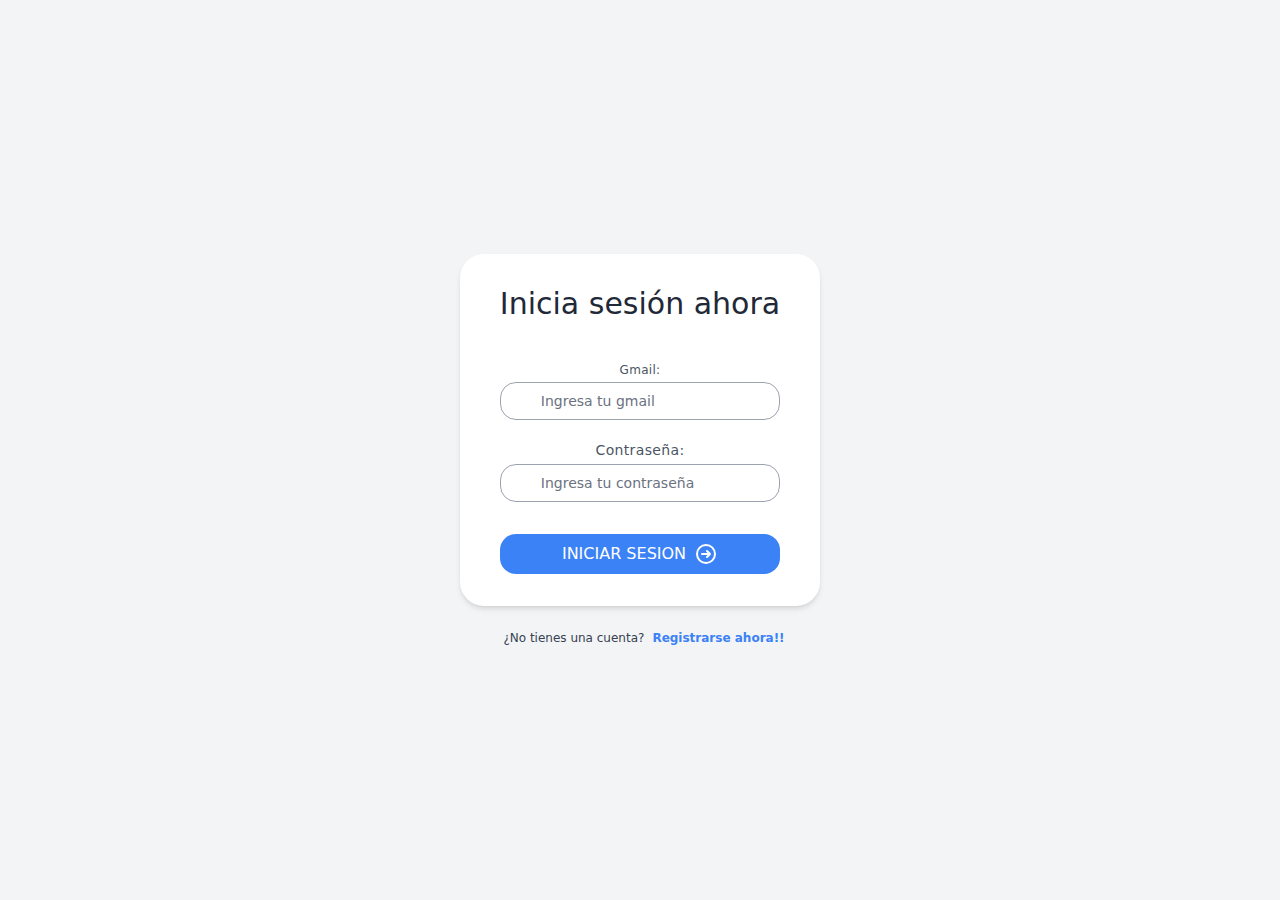
<file: home.html>
<!DOCTYPE html>
<html lang="en">

<head>
    <meta charset="UTF-8">
    <meta http-equiv="X-UA-Compatible" content="IE=edge">
    <meta name="viewport" content="width=device-width, initial-scale=1.0">
    <link rel="shortcut icon" href="favicon.jpg" type="image/x-icon">
    <title>cerrar sesion</title>
    <script src="js/tailwind.js"></script>
    <link rel="stylesheet" href="home.css">
</head>

<body>
    <div id="user-login"></div>
    <center class="font-sans text-md font-bold mt-20">
        <button id="logout-btn" class="hover:shadow-inner hidden bg-yellow-200 px-2 py-1 rounded-md shadow-lg text-yellow-700 mt-5" id="logout" type="submit">Cerrar sesion</button>
        <button id="delete-btn" class="hover:shadow-inner hidden bg-red-200 px-2 py-1 rounded-md shadow-lg text-red-700 mt-5" id="logout" type="submit">Borrar cuenta</button>
    </center>
   
    <script src="js/index.js"></script>
</body>

</html>
</file>
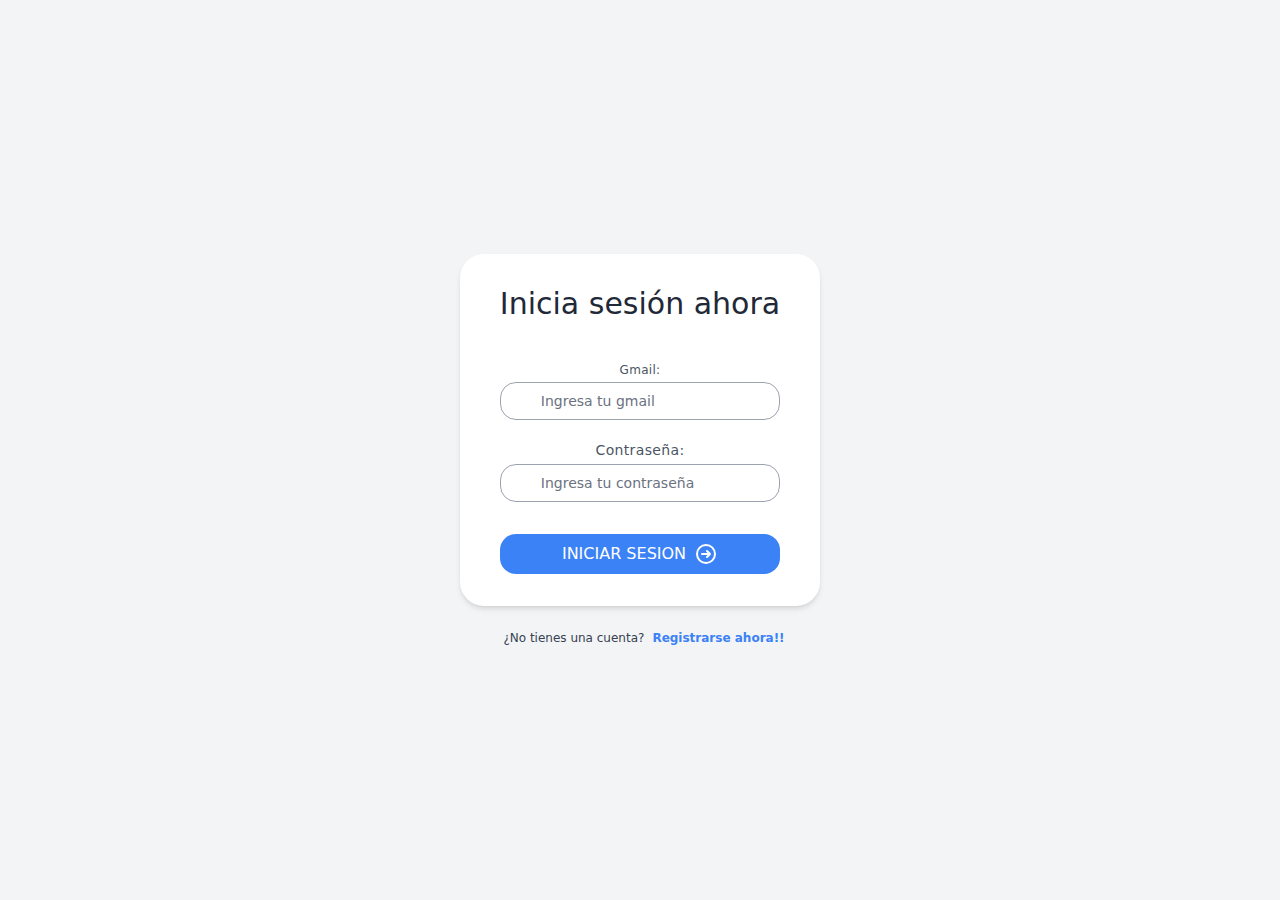
<file: login.html>
<!doctype html>
<html lang="en">

<head>
    <meta charset="UTF-8" />
    <meta http-equiv="X-UA-Compatible" content="IE=edge" />
    <meta name="viewport" content="width=device-width, initial-scale=1.0" />
    <link rel="stylesheet" href="https://use.fontawesome.com/releases/v5.15.4/css/all.css"
        integrity="sha384-DyZ88mC6Up2uqS4h/KRgHuoeGwBcD4Ng9SiP4dIRy0EXTlnuz47vAwmeGwVChigm" crossorigin="anonymous" />
    <link rel="shortcut icon" href="favicon.jpg" type="image/x-icon">
    <title>login</title>
    <script src="js/tailwind.js"></script>
    <link rel="stylesheet" href="login.css">
</head>

<body>
    <div class="min-h-screen flex flex-col items-center justify-center bg-gray-100">
        <div class=" flex flex-col bg-white shadow-md px-4 sm:px-6 md:px-8 lg:px-10 py-8 rounded-3xl w-50 max-w-md ">
            <div class="font-medium self-center text-xl sm:text-3xl text-gray-800">
                Inicia sesión ahora</div>
            <div class="mt-10">
                <div class="flex flex-col mb-5">
                    <label for="email" class="mb-1 text-xs tracking-wide text-gray-600">Gmail:
                    </label>
                    <div class="relative">
                        <div
                            class=" inline-flex items-center justify-center absolute left-0 top-0 h-full w-10 text-gray-400 ">
                            <i class="fas fa-at text-blue-500"></i>
                        </div>
                        <input id="email" type="email" name="email" required
                            class=" text-sm placeholder-gray-500 pl-10 pr-4 rounded-2xl border border-gray-400 w-full py-2 focus:outline-none focus:border-blue-400 "
                            placeholder="Ingresa tu gmail" />
                    </div>
                </div>
                <div class="flex flex-col mb-6">
                    <label for="password" class="mb-1 text-xs sm:text-sm tracking-wide text-gray-600">Contraseña:</label>
                    <div class="relative">
                        <div
                            class=" inline-flex items-center justify-center absolute left-0 top-0 h-full w-10 text-gray-400 ">
                            <span>
                                <i class="fas fa-lock text-blue-500"></i>
                            </span>
                        </div>
                        <input required id="sandi" type="sandi" name="sandi"
                            class=" text-sm placeholder-gray-500 pl-10 pr-4 rounded-2xl border border-gray-400 w-full py-2 focus:outline-none focus:border-blue-400 "
                            placeholder="Ingresa tu contraseña" />
                    </div>
                </div>
                <div class="flex w-full">
                    <button id="login-btn" type="submit"
                        class=" flex mt-2 items-center justify-center focus:outline-none text-white text-sm sm:text-base bg-blue-500 hover:bg-blue-600 rounded-2xl py-2 w-full transition duration-150 ease-in ">
                        <span class="mr-2 uppercase">Iniciar sesion</span>
                        <span>
                            <svg class="h-6 w-6" fill="none" stroke-linecap="round" stroke-linejoin="round"
                                stroke-width="2" viewBox="0 0 24 24" stroke="currentColor">
                                <path d="M13 9l3 3m0 0l-3 3m3-3H8m13 0a9 9 0 11-18 0 9 9 0 0118 0z" />
                            </svg>
                        </span>
                    </button>
                </div>
            </div>
        </div>
        <div class="flex justify-center items-center mt-6"><a href="#" target="_blank"
                class=" inline-flex items-center text-gray-700 font-medium text-xs text-center ">
                <span class="ml-2"> ¿No tienes una cuenta?
                    <a href="register.html" type="submit" class="text-xs ml-2 text-blue-500 font-semibold">Registrarse ahora!!</a>
                </span>
            </a>
        </div>
    </div>
   
    <script src="js/login.js"></script>
</body>

</html>
</file>
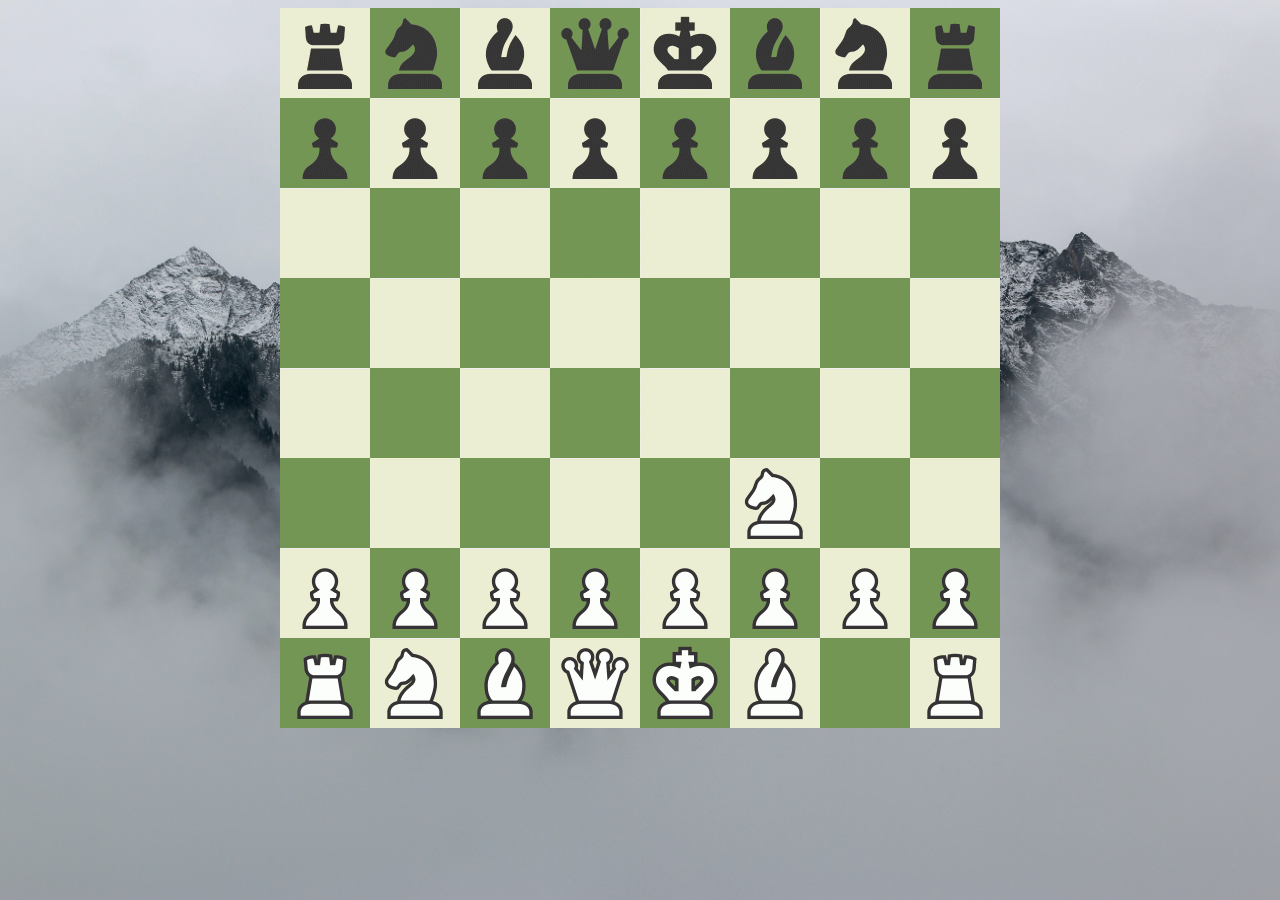
<file: muestra.html>
<html>
<!DOCTYPE html>
<html lang="en">
    <STYLE>A {text-decoration: none;} </STYLE>
<head>
    <meta charset="UTF-8">
    <meta http-equiv="X-UA-Compatible" content="IE=edge">
    <meta name="viewport" content="width=device-width, initial-scale=1.0">
    <link rel="stylesheet" href="muestra.css">
    <title>muestra</title>
  
    <style>
        body{
            font-family: sans-serif; 
        }
    </style>
</head>
<body>
    
    <img src="./img/phpuTejFE.gif">

</body>
</html>
</file>
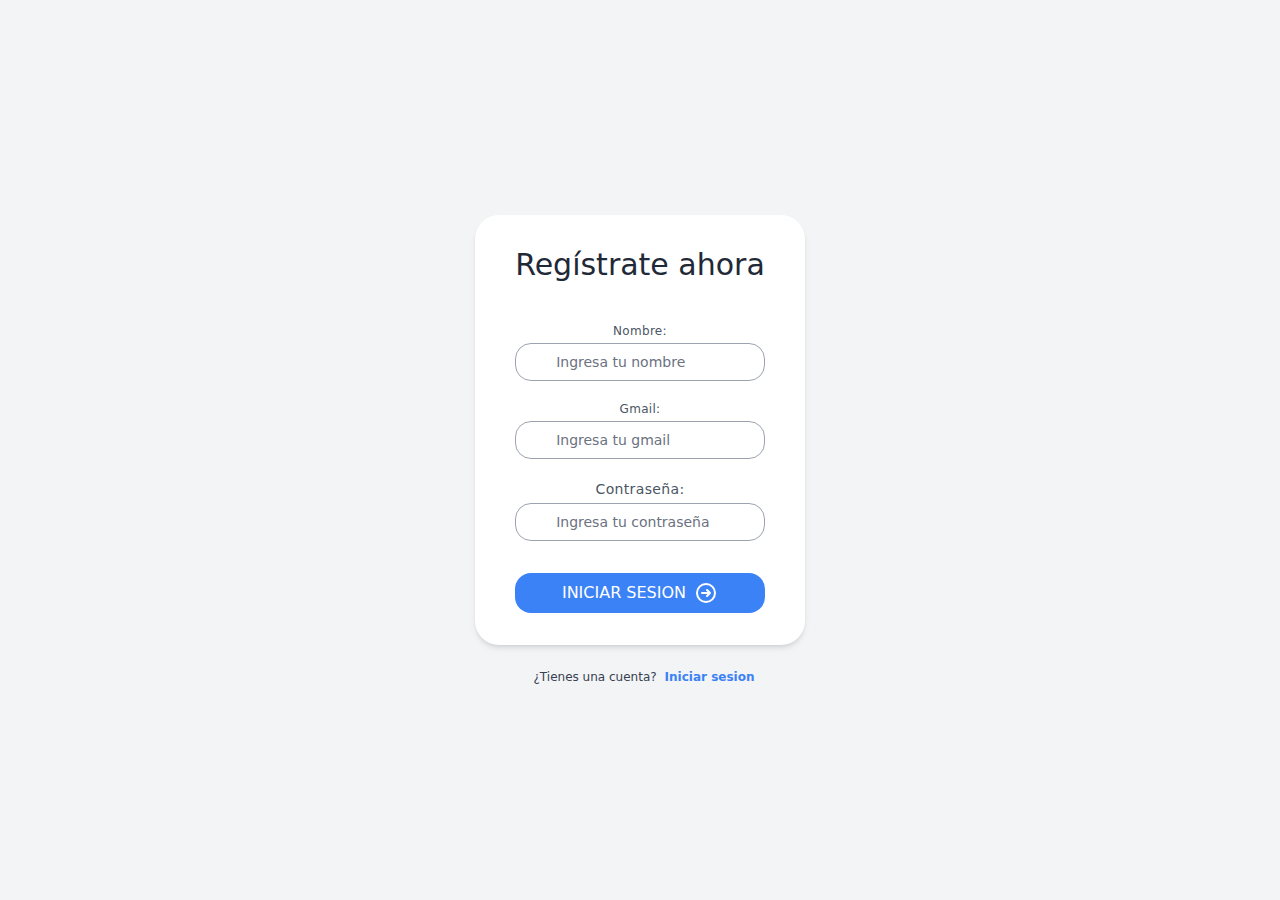
<file: register.html>
<!doctype html>
<html lang="en">

<head>
    <meta charset="UTF-8" />
    <meta http-equiv="X-UA-Compatible" content="IE=edge" />
    <meta name="viewport" content="width=device-width, initial-scale=1.0" />
    <link rel="stylesheet" href="https://use.fontawesome.com/releases/v5.15.4/css/all.css"
        integrity="sha384-DyZ88mC6Up2uqS4h/KRgHuoeGwBcD4Ng9SiP4dIRy0EXTlnuz47vAwmeGwVChigm" crossorigin="anonymous" />
    <link rel="shortcut icon" href="favicon.jpg" type="image/x-icon">
    <title>register</title>
    <script src="js/tailwind.js"></script>
    <link rel="stylesheet" href="register.css">
</head>

<body>
    
    <div class="min-h-screen flex flex-col items-center justify-center bg-gray-100">
        <div class=" flex flex-col bg-white shadow-md px-4 sm:px-6 md:px-8 lg:px-10 py-8 rounded-3xl w-50 max-w-md ">
            <div class="font-medium self-center text-xl sm:text-3xl text-gray-800">Regístrate ahora</div>
            <div class="mt-10">
                <div class="flex flex-col mb-5">
                    <label for="email" class="mb-1 text-xs tracking-wide text-gray-600">Nombre:
                    </label>
                    <div class="relative">
                        <div
                            class=" inline-flex items-center justify-center absolute left-0 top-0 h-full w-10 text-gray-400 ">
                            <i class="fas fa-user text-blue-500"></i>
                        </div>
                        <input id="name" type="name" name="name"
                            class=" text-sm placeholder-gray-500 pl-10 pr-4 rounded-2xl border border-gray-400 w-full py-2 focus:outline-none focus:border-blue-400 "
                            placeholder="Ingresa tu nombre" required />
                    </div>
                </div>
                <div class="flex flex-col mb-5">
                    <label for="email" class="mb-1 text-xs tracking-wide text-gray-600">Gmail:
                    </label>
                    <div class="relative">
                        <div
                            class=" inline-flex items-center justify-center absolute left-0 top-0 h-full w-10 text-gray-400 ">
                            <i class="fas fa-at text-blue-500"></i>
                        </div>
                        <input id="email" type="email" name="email" required
                            class=" text-sm placeholder-gray-500 pl-10 pr-4 rounded-2xl border border-gray-400 w-full py-2 focus:outline-none focus:border-blue-400 "
                            placeholder="Ingresa tu gmail" />
                    </div>
                </div>
                <div class="flex flex-col mb-6">
                    <label for="password" class="mb-1 text-xs sm:text-sm tracking-wide text-gray-600">Contraseña:</label>
                    <div class="relative">
                        <div
                            class=" inline-flex items-center justify-center absolute left-0 top-0 h-full w-10 text-gray-400 ">
                            <span>
                                <i class="fas fa-lock text-blue-500"></i>
                            </span>
                        </div>
                        <input required id="sandi" type="sandi" name="sandi"
                            class=" text-sm placeholder-gray-500 pl-10 pr-4 rounded-2xl border border-gray-400 w-full py-2 focus:outline-none focus:border-blue-400 "
                            placeholder="Ingresa tu contraseña" />
                    </div>
                </div>
                <div class="flex w-full">
                    <button id="register-btn" type="submit"
                        class=" flex mt-2 items-center justify-center focus:outline-none text-white text-sm sm:text-base bg-blue-500 hover:bg-blue-600 rounded-2xl py-2 w-full transition duration-150 ease-in ">
                        <span class="mr-2 uppercase">Iniciar sesion</span>
                        <span>
                            <svg class="h-6 w-6" fill="none" stroke-linecap="round" stroke-linejoin="round"
                                stroke-width="2" viewBox="0 0 24 24" stroke="currentColor">
                                <path d="M13 9l3 3m0 0l-3 3m3-3H8m13 0a9 9 0 11-18 0 9 9 0 0118 0z" />
                            </svg>
                        </span>
                    </button>
                </div>
            </div>
        </div>
        <div class="flex justify-center items-center mt-6"><a href="#" target="_blank"
                class=" inline-flex items-center text-gray-700 font-medium text-xs text-center ">
                <span class="ml-2">
                    ¿Tienes una cuenta?
                    <a href="login.html" type="submit" class="text-xs ml-2 text-blue-500 font-semibold">Iniciar sesion</a>
                </span>
            </a>
        </div>
    </div>
    
    <script src="js/register.js"></script>
</body>

</html>
</file>
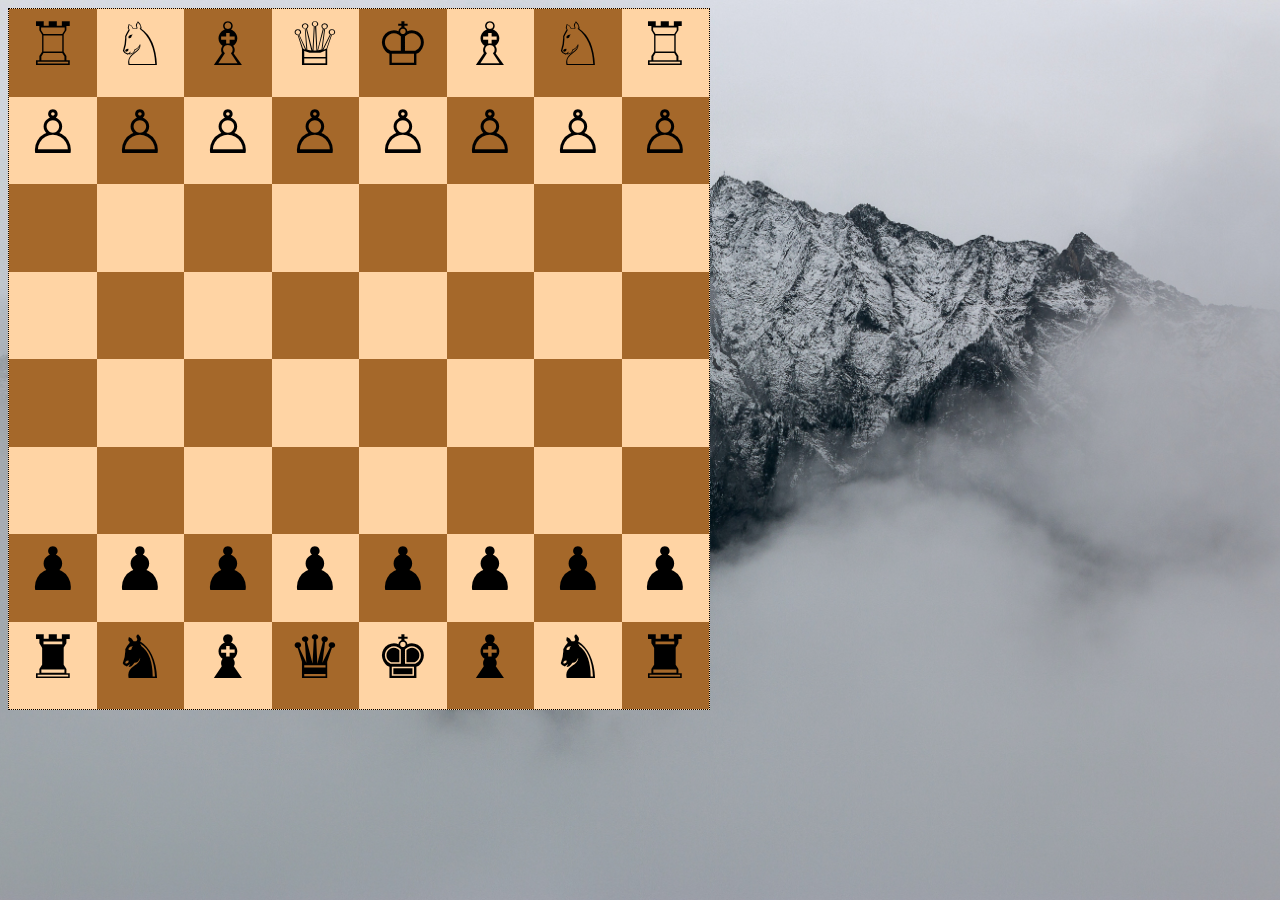
<file: tablero.html>
<!DOCTYPE html>
<html lang="en">
    <STYLE>A {text-decoration: none;} </STYLE>
<head>
    <meta charset="UTF-8">
    <meta http-equiv="X-UA-Compatible" content="IE=edge">
    <meta name="viewport" content="width=device-width, initial-scale=1.0">
    <link rel="stylesheet" href="tablero.css">
    <title>tablero</title>
    <style>
        body{
            font-family: sans-serif;
        }
    </style>
</head>
<body>

   <div class="tablero">
       <div class="a">&#9814;</div>
       <div>&#9816;</div>
       <div class="a">&#9815;</div>
       <div>&#9813;</div>
       <div class="a">&#9812;</div>
       <div>&#9815;</div>
       <div class="a">&#9816;</div>
       <div>&#9814;</div>
       <div>&#9817;</div>
       <div class="a">&#9817;</div>
       <div>&#9817;</div>
       <div class="a">&#9817;</div>
       <div>&#9817;</div>
       <div class="a">&#9817;</div>
       <div>&#9817;</div>
       <div class="a">&#9817;</div>
       <div class="a"></div>
       <div></div>
       <div class="a"></div>
       <div></div>
       <div class="a"></div>
       <div></div>
       <div class="a"></div>
       <div></div>
       <div></div>
       <div class="a"></div>
       <div></div>
       <div class="a"></div>
       <div></div>
       <div class="a"></div>
       <div></div>
       <div class="a"></div>
       <div class="a"></div>
       <div></div>
       <div class="a"></div>
       <div></div>
       <div class="a"></div>
       <div></div>
       <div class="a"></div>
       <div></div>
       <div></div>
       <div class="a"></div>
       <div></div>
       <div class="a"></div>
       <div></div>
       <div class="a"></div>
       <div></div>
       <div class="a"></div>
       <div class="a">&#9823;</div>
       <div>&#9823;</div>
       <div class="a">&#9823;</div>
       <div>&#9823;</div>
       <div class="a">&#9823;</div>
       <div>&#9823;</div>
       <div class="a">&#9823;</div>
       <div>&#9823;</div>
       <div >&#9820;</div>
       <div class="a">&#9822;</div>
       <div>&#9821;</div>
       <div class="a">&#9819;</div>
       <div>&#9818;</div>
       <div class="a">&#9821;</div>
       <div>&#9822;</div>
       <div class="a">&#9820;</div>
   </div>
   
</body>
</html>
</file>
<file: home.css>
body{
    height: 600px;
    background-size: 25rem;
    background-image : url(./img/header.jpg);
    background-repeat: no-repeat;
    background-size: cover;
    background-position: center center;
    background-attachment:fixed;
    text-align: center;
}
</file>
<file: login.css>
body{
    height: 600px;
    background-size: 25rem;
    background-image : url(./img/header.jpg);
    background-repeat: no-repeat;
    background-size: cover;
    background-position: center center;
    background-attachment:fixed;
    text-align: center;
}
</file>
<file: muestra.css>
body{
    height: 600px;
    background-size: 25rem;
    background-image : url(./img/header.jpg);
    background-repeat: no-repeat;
    background-size: cover;
    background-position: center center;
    background-attachment:fixed;
    text-align: center;
}
</file>
<file: register.css>
body{
    height: 600px;
    background-size: 25rem;
    background-image : url(./img/header.jpg);
    background-repeat: no-repeat;
    background-size: cover;
    background-position: center center;
    background-attachment:fixed;
    text-align: center;
}
</file>
<file: tablero.css>
body{
   
    height: 600px;
    background-size: 25rem;
    background-image : url(./img/header.jpg);
    background-repeat: no-repeat;
    background-size: cover;
    background-position: center center;
    background-attachment: fixed;
    
} 


.tablero {
    width: 700px;
    height: 700px;
    display: grid;
    grid-template-columns: repeat(8,1fr);
    grid-template-rows: repeat(8,1fr);
    background-color:#ffd4a4;
    border:dotted thin black;
    
    
}
.tablero *{
    text-align: center;
    font-size:60px;
    transition: 0.2s ease-in-out;
    cursor: pointer;
    user-select: none;
}
.tablero *:hover{
    font-weight: 600;
}
.a{
    
    background-color: #a5682a;
}
</file>
